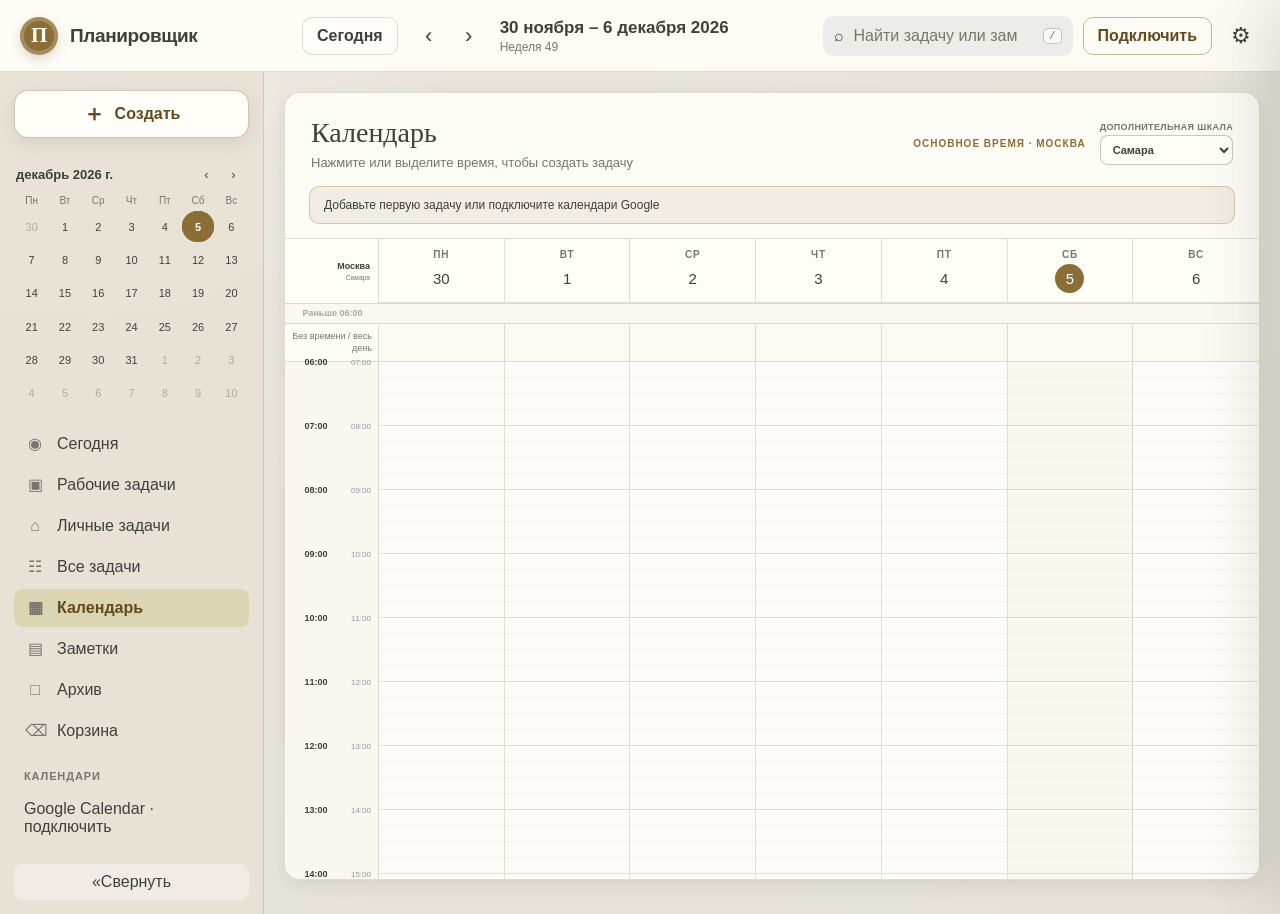
<file: index.html>
<!doctype html>
<html lang="ru">
  <head>
    <meta charset="UTF-8" />
    <meta name="viewport" content="width=device-width, initial-scale=1.0" />
    <meta
      name="description"
      content="Персональный планировщик задач, заметок и событий Google Calendar"
    />
    <meta name="theme-color" content="#e8e1d5" />
    <meta
      http-equiv="Content-Security-Policy"
      content="default-src 'self'; script-src 'self' https://accounts.google.com/gsi/client; connect-src 'self' https://accounts.google.com https://www.googleapis.com; frame-src https://accounts.google.com; style-src 'self' 'unsafe-inline'; img-src 'self' data:; font-src 'self'; object-src 'none'; base-uri 'self'; form-action 'self'"
    />
    <title>Мой планировщик</title>
    <link rel="stylesheet" href="./style.css" />
    <script src="https://accounts.google.com/gsi/client" async defer></script>
    <script type="module" src="./js/main.js?v=0.8.0"></script>
  </head>
  <body>
    <div class="app-shell" data-app-shell>
      <header class="topbar">
        <div class="brand" aria-label="Мой планировщик">
          <span class="brand__mark" aria-hidden="true">П</span>
          <span class="brand__name">Планировщик</span>
        </div>

        <nav class="date-navigation" aria-label="Навигация по календарю">
          <button class="button button--quiet" type="button" data-action="today">Сегодня</button>
          <div class="button-pair" aria-label="Переключение недели">
            <button class="icon-button" type="button" aria-label="Предыдущая неделя" data-action="previous-week">‹</button>
            <button class="icon-button" type="button" aria-label="Следующая неделя" data-action="next-week">›</button>
          </div>
          <div class="period-heading" aria-live="polite">
            <strong data-period-label>Текущая неделя</strong>
            <span data-week-number>Неделя</span>
          </div>
        </nav>

        <div class="topbar__actions">
          <label class="search" aria-label="Общий поиск">
            <span aria-hidden="true">⌕</span>
            <input type="search" placeholder="Найти задачу или заметку" data-search-input />
            <kbd>/</kbd>
          </label>
          <div class="google-status" data-google-status>
            <span class="status-dot" aria-hidden="true"></span>
            <span>Google не подключён</span>
          </div>
          <button class="button button--outline" type="button" data-action="connect-google">Подключить</button>
          <button class="icon-button" type="button" aria-label="Открыть настройки" data-route="settings">⚙</button>
        </div>
      </header>

      <div class="workspace">
        <aside class="sidebar" data-sidebar aria-label="Основная навигация">
          <div class="sidebar__top">
            <button class="create-button" type="button" aria-label="Создать" data-action="open-create-menu" aria-expanded="false">
              <span aria-hidden="true">＋</span>
              <span data-sidebar-label>Создать</span>
            </button>
            <div class="create-menu" data-create-menu hidden>
              <button type="button" data-action="create-task">Новая задача <kbd>C</kbd></button>
              <button type="button" data-action="create-note">Новая заметка <kbd>N</kbd></button>
            </div>
          </div>

          <section class="mini-calendar" aria-label="Мини-календарь">
            <div class="mini-calendar__header">
              <strong data-mini-month>Месяц</strong>
              <div class="mini-calendar__controls">
                <button type="button" aria-label="Предыдущий месяц" data-action="previous-month">‹</button>
                <button type="button" aria-label="Следующий месяц" data-action="next-month">›</button>
              </div>
            </div>
            <div class="mini-calendar__weekdays" aria-hidden="true">
              <span>Пн</span><span>Вт</span><span>Ср</span><span>Чт</span><span>Пт</span><span>Сб</span><span>Вс</span>
            </div>
            <div class="mini-calendar__grid" data-mini-calendar-grid></div>
          </section>

          <nav class="primary-nav" aria-label="Разделы планировщика" data-primary-nav>
            <button type="button" aria-label="Сегодня" data-route="today"><span aria-hidden="true">◉</span><span data-sidebar-label>Сегодня</span></button>
            <button type="button" aria-label="Рабочие задачи" data-route="work"><span aria-hidden="true">▣</span><span data-sidebar-label>Рабочие задачи</span></button>
            <button type="button" aria-label="Личные задачи" data-route="personal"><span aria-hidden="true">⌂</span><span data-sidebar-label>Личные задачи</span></button>
            <button type="button" aria-label="Все задачи" data-route="tasks"><span aria-hidden="true">☷</span><span data-sidebar-label>Все задачи</span></button>
            <button type="button" aria-label="Календарь" data-route="calendar" aria-current="page"><span aria-hidden="true">▦</span><span data-sidebar-label>Календарь</span></button>
            <button type="button" aria-label="Заметки" data-route="notes"><span aria-hidden="true">▤</span><span data-sidebar-label>Заметки</span></button>
            <button type="button" aria-label="Архив" data-route="archive"><span aria-hidden="true">□</span><span data-sidebar-label>Архив</span></button>
            <button type="button" aria-label="Корзина" data-route="trash"><span aria-hidden="true">⌫</span><span data-sidebar-label>Корзина</span></button>
          </nav>

          <section class="calendar-sources" data-sidebar-label>
            <h2>Календари</h2>
            <button class="source-placeholder" type="button" data-action="connect-google">
              <span class="source-placeholder__icon" aria-hidden="true">G</span>
              <span><strong>Google Calendar</strong><small>Подключить календари</small></span>
            </button>
          </section>

          <button class="sidebar-toggle" type="button" aria-label="Свернуть боковую панель" data-action="toggle-sidebar">
            <span aria-hidden="true">«</span><span data-sidebar-label>Свернуть</span>
          </button>
        </aside>

        <main class="main-content" id="main-content" tabindex="-1" data-main-content>
          <section class="view" data-view-container aria-live="polite"></section>
        </main>
      </div>

      <div class="scrim" data-scrim hidden></div>
      <aside class="detail-panel" data-detail-panel aria-hidden="true" aria-labelledby="detail-panel-title">
        <header class="detail-panel__header">
          <div>
            <span class="eyebrow">Задача</span>
            <h2 id="detail-panel-title" data-panel-title>Панель</h2>
          </div>
          <button class="icon-button" type="button" aria-label="Закрыть панель" data-action="close-panel">×</button>
        </header>
        <div class="detail-panel__body" data-panel-body></div>
      </aside>

      <div class="dialog-layer" data-dialog-layer hidden>
        <section class="dialog" role="dialog" aria-modal="true" aria-labelledby="dialog-title">
          <h2 id="dialog-title" data-dialog-title>Подтверждение</h2>
          <p data-dialog-message></p>
          <div class="dialog__actions">
            <button class="button button--quiet" type="button" data-action="cancel-dialog">Отмена</button>
            <button class="button button--primary" type="button" data-action="confirm-dialog">Продолжить</button>
          </div>
        </section>
      </div>

      <div class="toast-region" role="status" aria-live="polite" aria-atomic="true" data-toast-region></div>
      <div class="startup-status" data-startup-status role="status">Подготавливаем планировщик…</div>
    </div>
    <noscript>Для работы планировщика необходимо включить JavaScript.</noscript>
  </body>
</html>
</file>
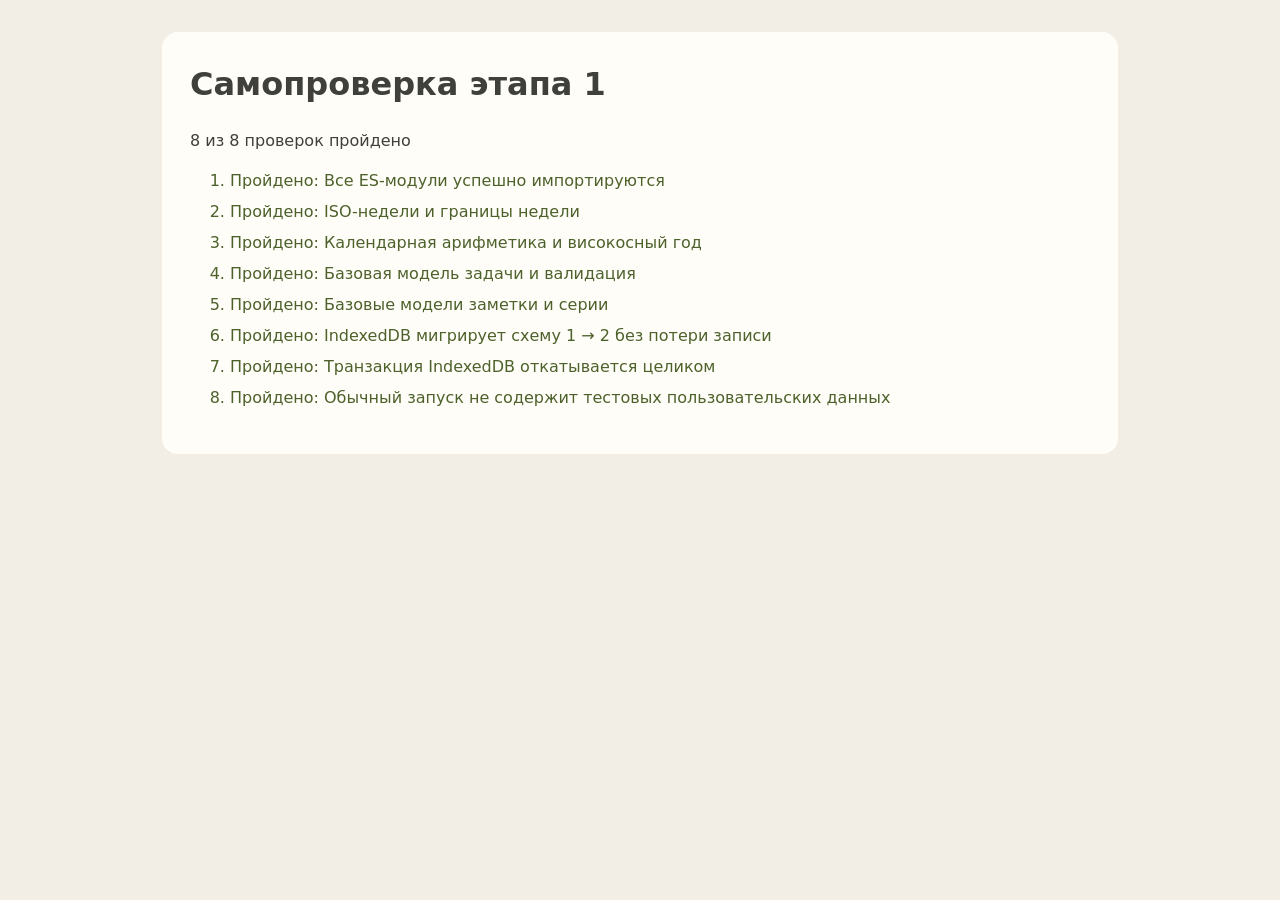
<file: tests/stage1.html>
<!doctype html>
<html lang="ru">
  <head>
    <meta charset="UTF-8" />
    <meta name="viewport" content="width=device-width, initial-scale=1.0" />
    <title>Самопроверка этапа 1</title>
    <style>
      body { margin: 32px; font: 16px/1.5 system-ui, sans-serif; color: #3f403b; background: #f3eee5; }
      main { max-width: 900px; margin: auto; padding: 28px; border-radius: 16px; background: #fffdf8; }
      h1 { margin-top: 0; }
      li { margin: 7px 0; }
      .pass { color: #4d612b; }
      .fail { color: #9a342d; }
      code { padding: 2px 5px; border-radius: 4px; background: #e8e1d5; }
    </style>
    <script type="module" src="./stage1.js"></script>
  </head>
  <body>
    <main>
      <h1>Самопроверка этапа 1</h1>
      <p data-summary>Проверки выполняются…</p>
      <ol data-results></ol>
    </main>
  </body>
</html>
</file>
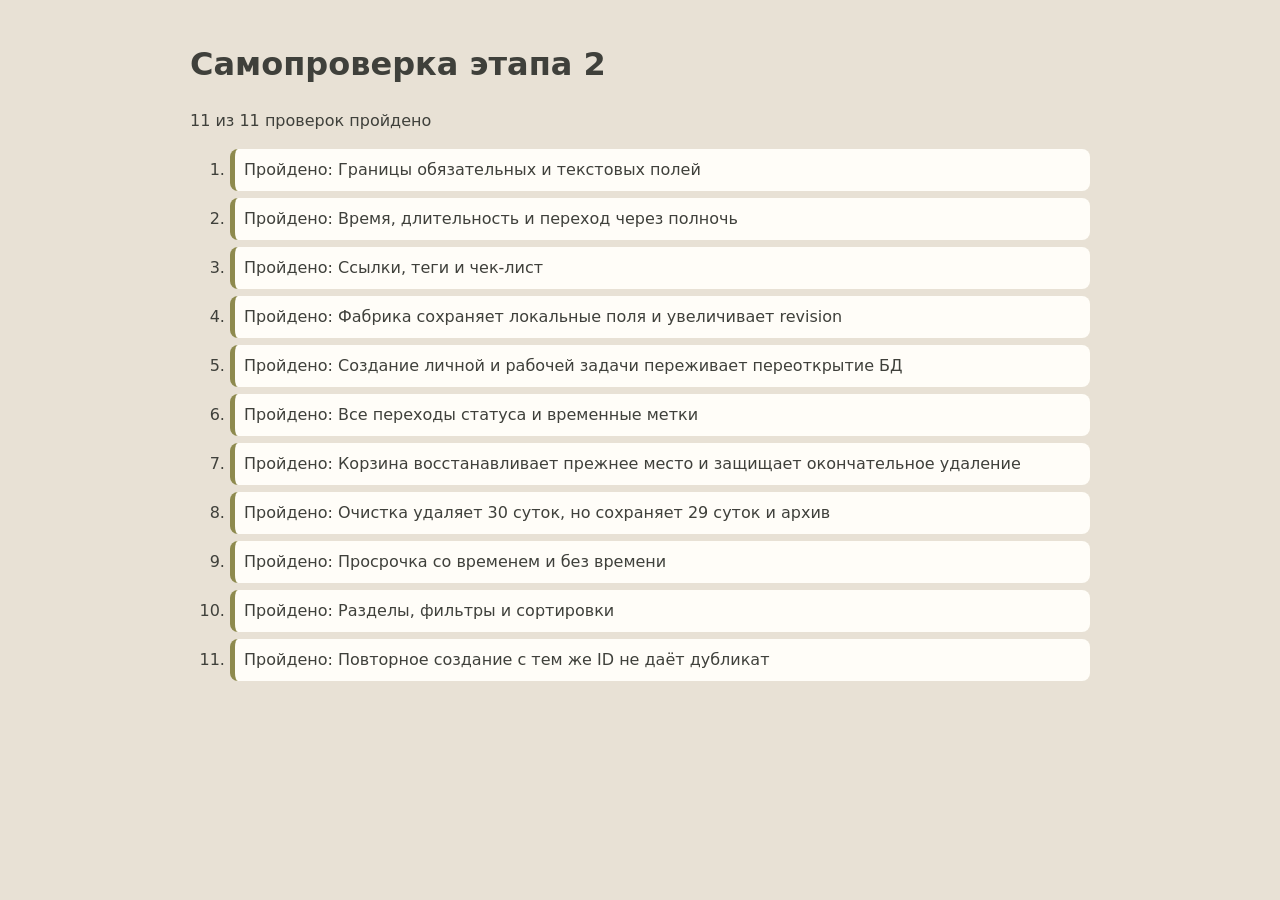
<file: tests/stage2.html>
<!doctype html>
<html lang="ru">
  <head>
    <meta charset="UTF-8" />
    <meta name="viewport" content="width=device-width, initial-scale=1" />
    <title>Самопроверка этапа 2</title>
    <style>
      body { max-width: 900px; margin: 40px auto; padding: 0 24px; background: #e8e1d5; color: #3f403b; font: 16px/1.5 system-ui, sans-serif; }
      li { margin: 7px 0; padding: 9px; border-radius: 8px; background: #fffdf8; }
      .passed { border-left: 5px solid #8e8a4e; }
      .failed { border-left: 5px solid #8f4d41; }
    </style>
    <script type="module" src="./stage2.js"></script>
  </head>
  <body>
    <h1>Самопроверка этапа 2</h1>
    <p data-summary>Проверяем…</p>
    <ol data-results></ol>
  </body>
</html>
</file>
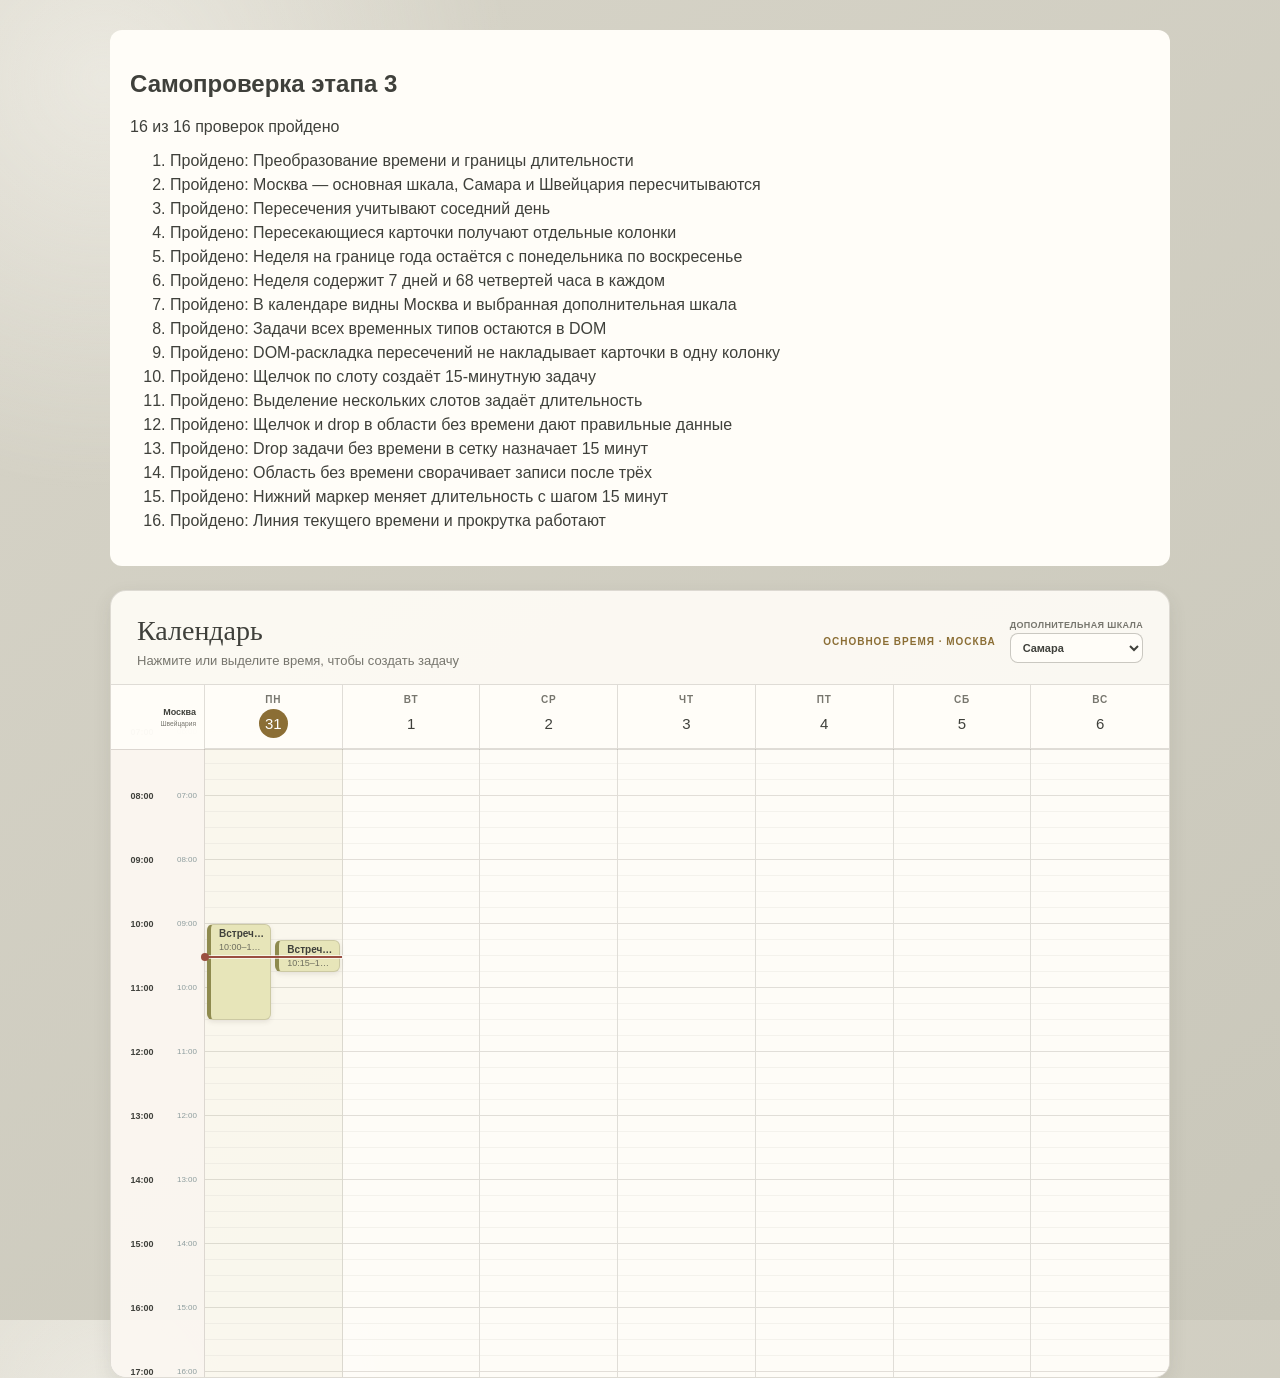
<file: tests/stage3.html>
<!doctype html>
<html lang="ru">
  <head>
    <meta charset="UTF-8" />
    <meta name="viewport" content="width=device-width, initial-scale=1" />
    <title>Самопроверка этапа 3</title>
    <link rel="stylesheet" href="../style.css" />
    <style>
      body { min-width: 0; max-width: 1100px; margin: 30px auto; padding: 0 20px; }
      .test-results { margin-bottom: 24px; padding: 20px; border-radius: 12px; background: #fffdf8; }
      .test-results li { margin: 6px 0; }
      [data-test-mount] { height: 700px; }
    </style>
    <script type="module" src="./stage3.js"></script>
  </head>
  <body>
    <section class="test-results">
      <h1>Самопроверка этапа 3</h1>
      <p data-summary>Проверяем…</p>
      <ol data-results></ol>
    </section>
    <div data-test-mount></div>
  </body>
</html>
</file>
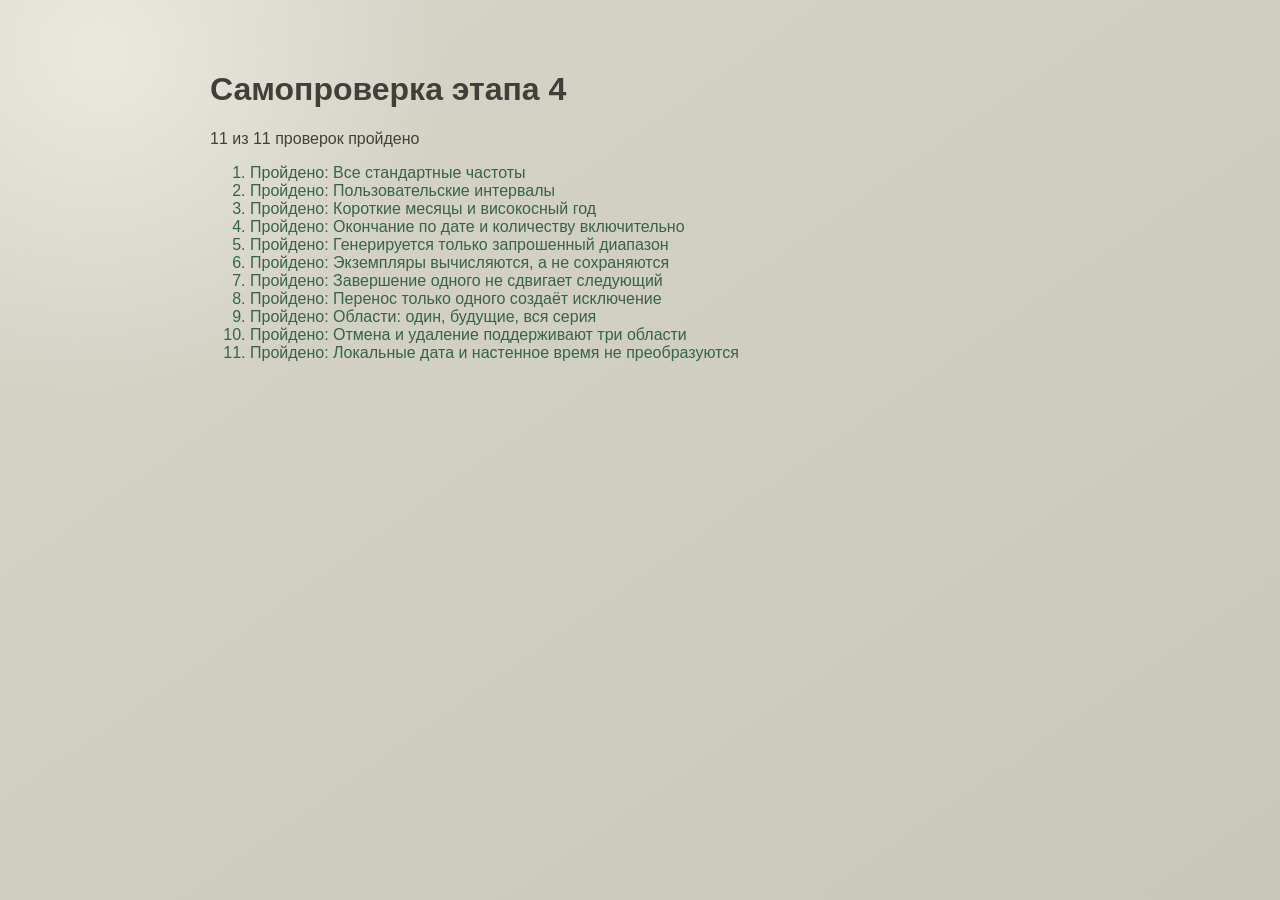
<file: tests/stage4.html>
<!doctype html>
<html lang="ru"><head><meta charset="UTF-8"><title>Самопроверка этапа 4</title><link rel="stylesheet" href="../style.css"><style>body{min-width:0;max-width:900px;margin:30px auto;padding:20px}.passed{color:#37634b}.failed{color:#8f4d41}</style><script>addEventListener("error",event=>document.querySelector("[data-summary]").textContent=`Ошибка загрузки: ${event.message}`);addEventListener("unhandledrejection",event=>document.querySelector("[data-summary]").textContent=`Ошибка: ${event.reason?.message||event.reason}`)</script><script type="module" src="./stage4.js"></script></head>
<body><h1>Самопроверка этапа 4</h1><p data-summary>Проверяем…</p><ol data-results></ol></body></html>
</file>
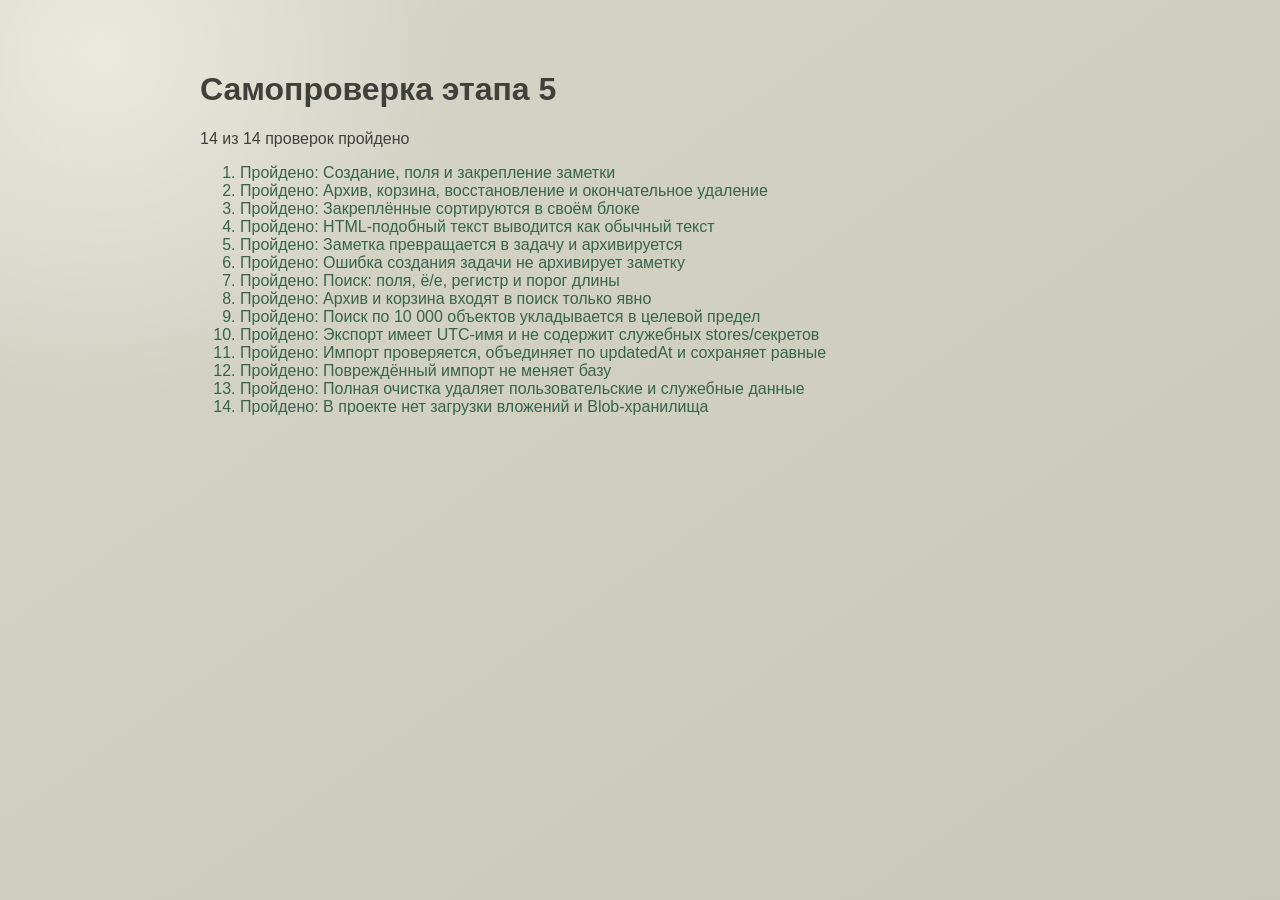
<file: tests/stage5.html>
<!doctype html><html lang="ru"><head><meta charset="UTF-8"><title>Самопроверка этапа 5</title><link rel="stylesheet" href="../style.css"><style>body{min-width:0;max-width:920px;margin:30px auto;padding:20px}.passed{color:#37634b}.failed{color:#8f4d41}</style><script>addEventListener("error",event=>document.querySelector("[data-summary]").textContent=`Ошибка загрузки: ${event.message}`);addEventListener("unhandledrejection",event=>document.querySelector("[data-summary]").textContent=`Ошибка: ${event.reason?.message||event.reason}`)</script><script type="module" src="./stage5.js?v=0.6.0"></script></head><body><h1>Самопроверка этапа 5</h1><p data-summary>Проверяем…</p><ol data-results></ol></body></html>
</file>
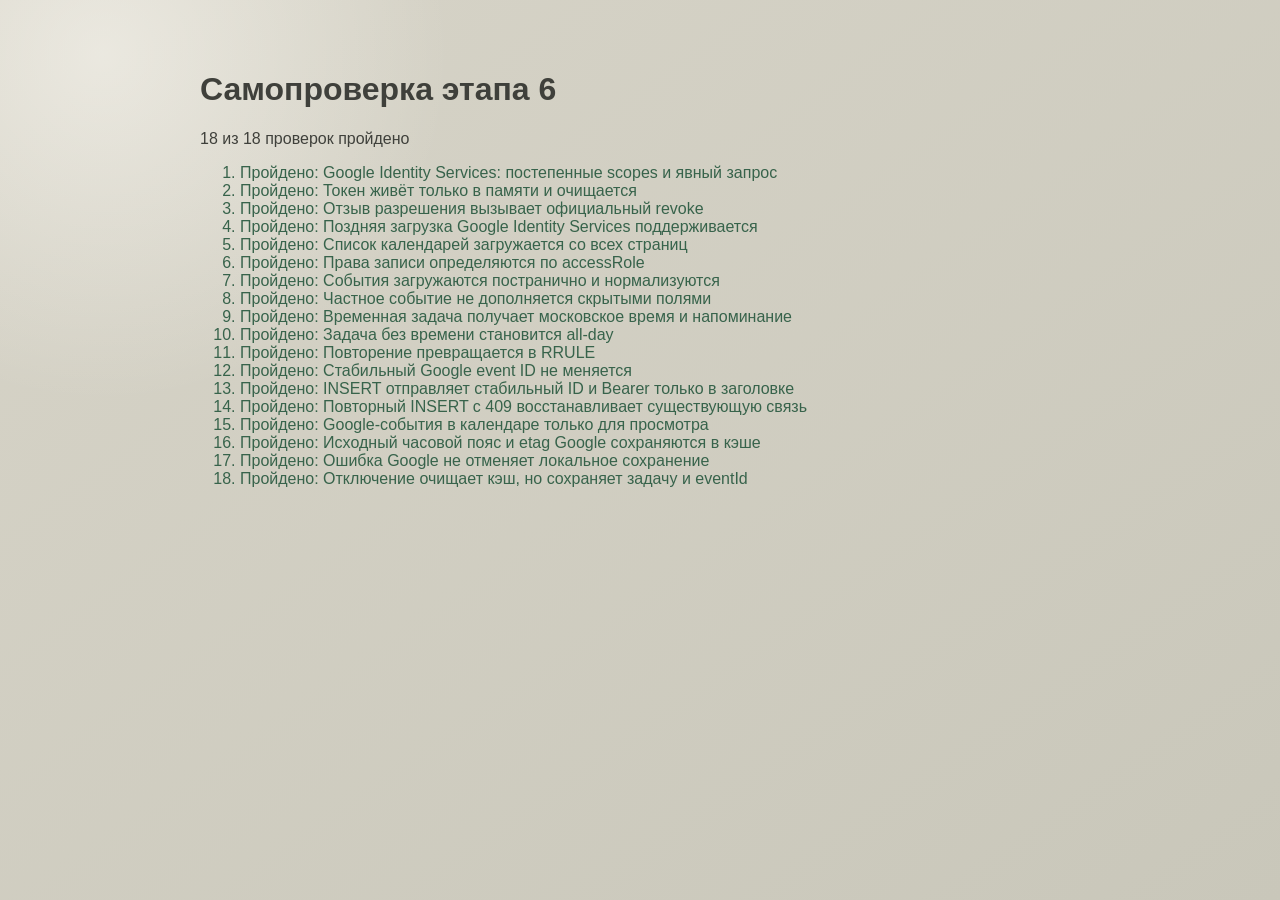
<file: tests/stage6.html>
<!doctype html><html lang="ru"><head><meta charset="UTF-8"><title>Самопроверка этапа 6</title><link rel="stylesheet" href="../style.css"><style>body{min-width:0;max-width:920px;margin:30px auto;padding:20px}.passed{color:#37634b}.failed{color:#8f4d41}</style><script>addEventListener("error",event=>document.querySelector("[data-summary]").textContent=`Ошибка загрузки: ${event.message}`);addEventListener("unhandledrejection",event=>document.querySelector("[data-summary]").textContent=`Ошибка: ${event.reason?.message||event.reason}`)</script><script type="module" src="./stage6.js?v=0.6.0"></script></head><body><h1>Самопроверка этапа 6</h1><p data-summary>Проверяем…</p><ol data-results></ol></body></html>
</file>
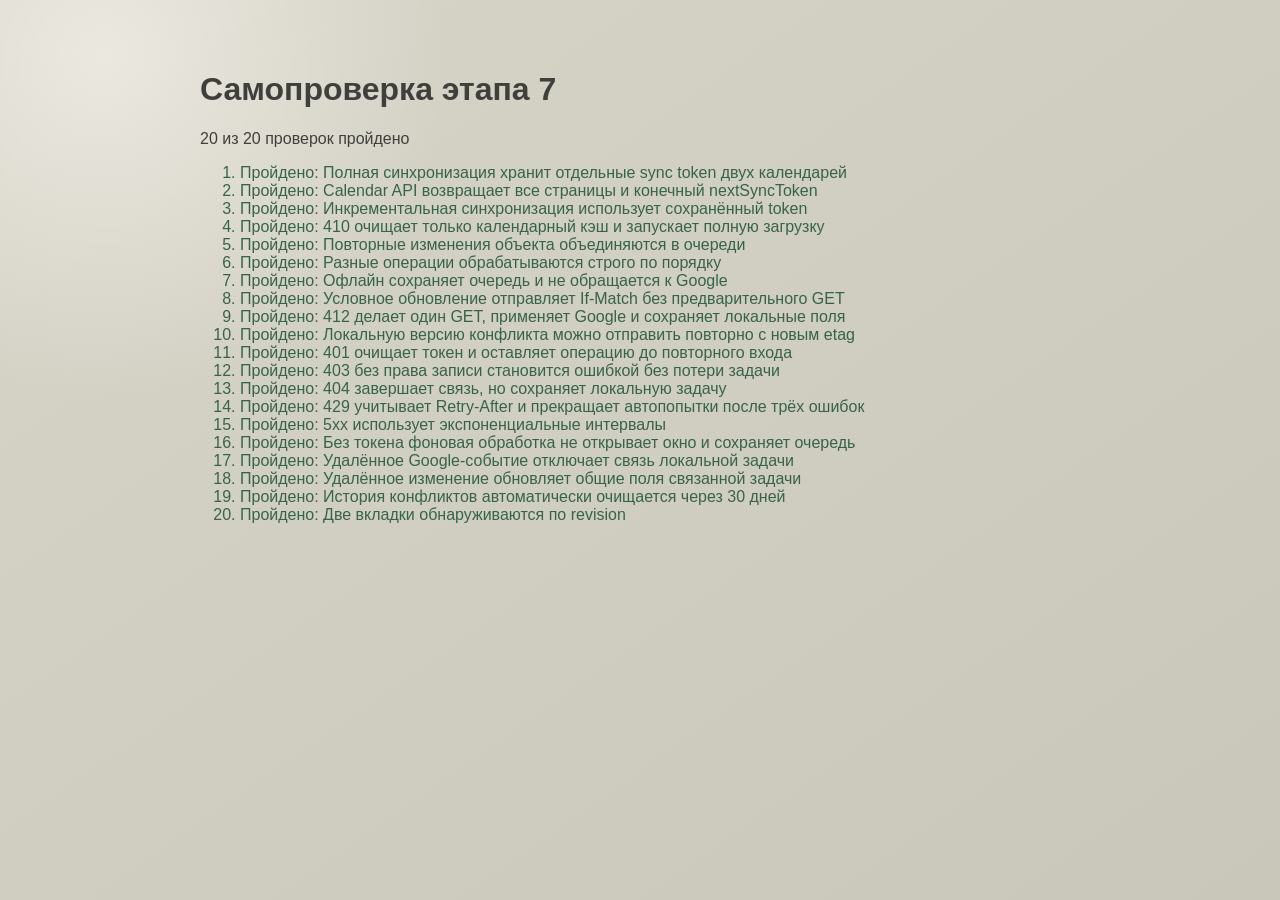
<file: tests/stage7.html>
<!doctype html><html lang="ru"><head><meta charset="UTF-8"><title>Самопроверка этапа 7</title><link rel="stylesheet" href="../style.css"><style>body{min-width:0;max-width:920px;margin:30px auto;padding:20px}.passed{color:#37634b}.failed{color:#8f4d41}</style><script>addEventListener("error",event=>document.querySelector("[data-summary]").textContent=`Ошибка загрузки: ${event.message}`);addEventListener("unhandledrejection",event=>document.querySelector("[data-summary]").textContent=`Ошибка: ${event.reason?.message||event.reason}`)</script><script type="module" src="./stage7.js?v=0.7.0"></script></head><body><h1>Самопроверка этапа 7</h1><p data-summary>Проверяем…</p><ol data-results></ol></body></html>
</file>
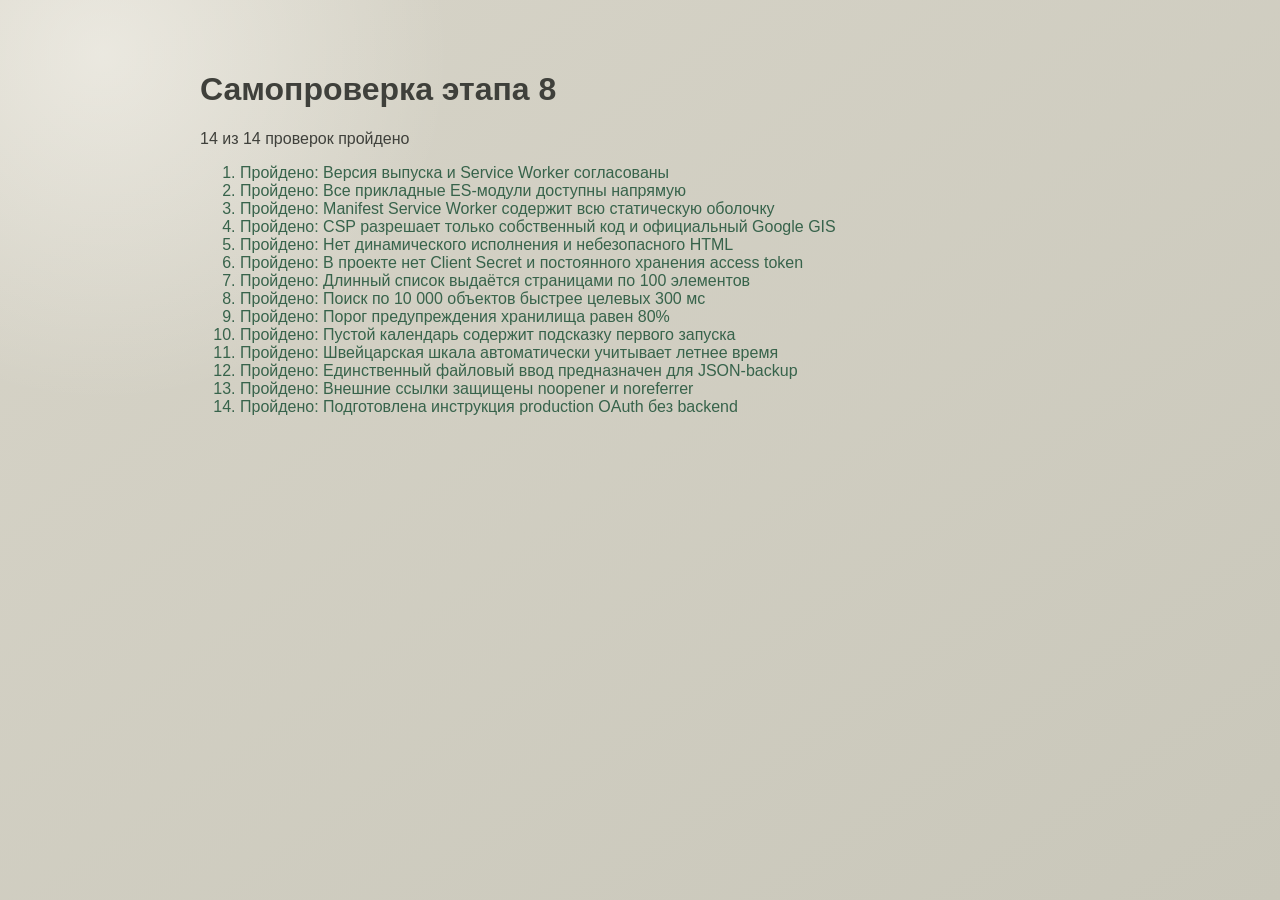
<file: tests/stage8.html>
<!doctype html><html lang="ru"><head><meta charset="UTF-8"><title>Самопроверка этапа 8</title><link rel="stylesheet" href="../style.css"><style>body{min-width:0;max-width:920px;margin:30px auto;padding:20px}.passed{color:#37634b}.failed{color:#8f4d41}</style><script>addEventListener("error",event=>document.querySelector("[data-summary]").textContent=`Ошибка загрузки: ${event.message}`);addEventListener("unhandledrejection",event=>document.querySelector("[data-summary]").textContent=`Ошибка: ${event.reason?.message||event.reason}`)</script><script type="module" src="./stage8.js?v=0.8.0"></script></head><body><h1>Самопроверка этапа 8</h1><p data-summary>Проверяем…</p><ol data-results></ol></body></html>
</file>
<file: style.css>
:root {
  color-scheme: light;
  --page: #c9c7ba;
  --page-soft: #d7d4c8;
  --surface: #f3eee5;
  --surface-strong: #fffdf8;
  --cream: #e8e1d5;
  --blue: #bec8c8;
  --blue-deep: #8e9d9e;
  --olive: #c8c47e;
  --olive-deep: #8e8a4e;
  --bronze: #8b6e35;
  --bronze-deep: #634a1e;
  --ink: #3f403b;
  --muted: #77766e;
  --line: rgba(82, 78, 68, 0.18);
  --line-strong: rgba(82, 78, 68, 0.3);
  --shadow: 0 20px 50px rgba(72, 68, 58, 0.14);
  --shadow-soft: 0 6px 18px rgba(72, 68, 58, 0.1);
  --radius: 12px;
  --topbar-height: 72px;
  --sidebar-width: 264px;
  --sidebar-collapsed: 72px;
  --transition: 180ms ease;
  font-family: Inter, ui-sans-serif, -apple-system, BlinkMacSystemFont, "Segoe UI", sans-serif;
}

* { box-sizing: border-box; }

html, body { min-width: 1180px; min-height: 100%; margin: 0; }

body {
  background:
    radial-gradient(circle at 8% 6%, rgba(255, 253, 248, 0.5), transparent 24%),
    linear-gradient(145deg, var(--page-soft), var(--page));
  color: var(--ink);
}

button, input, textarea, select { font: inherit; }
button { color: inherit; }
button:not(:disabled) { cursor: pointer; }

button:focus-visible,
input:focus-visible,
textarea:focus-visible,
select:focus-visible,
[tabindex]:focus-visible {
  outline: 3px solid rgba(139, 110, 53, 0.42);
  outline-offset: 2px;
}

[hidden] { display: none !important; }

.app-shell {
  min-height: 100vh;
  background: rgba(243, 238, 229, 0.7);
}

.topbar {
  height: var(--topbar-height);
  display: grid;
  grid-template-columns: var(--sidebar-width) minmax(430px, 1fr) auto;
  align-items: center;
  gap: 18px;
  padding: 0 20px;
  background: rgba(255, 253, 248, 0.92);
  border-bottom: 1px solid var(--line);
  backdrop-filter: blur(18px);
  position: sticky;
  top: 0;
  z-index: 30;
}

.app-shell.sidebar-collapsed .topbar { grid-template-columns: var(--sidebar-collapsed) minmax(430px, 1fr) auto; }

.brand { display: flex; align-items: center; gap: 12px; font-size: 19px; font-weight: 700; letter-spacing: -0.02em; }
.brand__mark {
  width: 38px; height: 38px; display: grid; place-items: center;
  border-radius: 50%; color: #fffdf8; background: var(--bronze);
  box-shadow: inset 0 0 0 4px rgba(255,255,255,.2), 0 4px 12px rgba(99, 74, 30, .2);
  font-family: Georgia, serif; font-size: 21px;
}

.date-navigation { display: flex; align-items: center; gap: 12px; min-width: 0; }
.button-pair { display: flex; gap: 2px; }
.period-heading { display: flex; min-width: 210px; flex-direction: column; gap: 2px; }
.period-heading strong { font-size: 17px; font-weight: 650; }
.period-heading span { color: var(--muted); font-size: 12px; }

.topbar__actions { display: flex; align-items: center; justify-content: flex-end; gap: 10px; }
.button, .icon-button {
  border: 1px solid transparent;
  border-radius: 10px;
  background: transparent;
  min-height: 38px;
  transition: background var(--transition), border-color var(--transition), transform var(--transition);
}
.button { padding: 8px 14px; font-weight: 600; }
.button--quiet { border-color: var(--line); background: rgba(255,255,255,.46); }
.button--outline { border-color: rgba(139, 110, 53, .48); color: var(--bronze-deep); }
.button--primary { background: var(--bronze); color: white; }
.button--complete { border-color: rgba(142, 138, 78, .48); background: rgba(200, 196, 126, .26); color: #5d5b2b; }
.button--danger, .button--danger:hover { background: #8f4d41; color: white; }
.button--danger-quiet { border-color: rgba(143, 77, 65, .28); color: #7b3f35; }
.button--small { min-height: 32px; padding: 6px 10px; font-size: 12px; }
.button:disabled { cursor: not-allowed; opacity: .48; }
.button:hover, .icon-button:hover { background: var(--cream); }
.button--primary:hover { background: var(--bronze-deep); }
.icon-button { width: 38px; padding: 0; display: grid; place-items: center; font-size: 22px; }
.button:active, .icon-button:active { transform: translateY(1px); }

.search {
  width: min(28vw, 330px); height: 40px; display: flex; align-items: center; gap: 8px;
  padding: 0 10px; background: rgba(190, 200, 200, .28); border: 1px solid transparent; border-radius: 11px;
}
.search:focus-within { border-color: var(--blue-deep); background: var(--surface-strong); }
.search input { min-width: 0; flex: 1; border: 0; outline: 0; background: transparent; color: var(--ink); }
.search input::placeholder { color: var(--muted); }
kbd { border: 1px solid var(--line-strong); border-radius: 5px; padding: 1px 5px; color: var(--muted); background: rgba(255,255,255,.6); font-size: 11px; }

.google-status { display: flex; align-items: center; gap: 7px; white-space: nowrap; color: var(--muted); font-size: 12px; }
.status-dot { width: 8px; height: 8px; border-radius: 50%; background: var(--blue-deep); box-shadow: 0 0 0 3px rgba(142,157,158,.16); }

.workspace { min-height: calc(100vh - var(--topbar-height)); display: grid; grid-template-columns: var(--sidebar-width) 1fr; transition: grid-template-columns var(--transition); }
.app-shell.sidebar-collapsed .workspace { grid-template-columns: var(--sidebar-collapsed) 1fr; }

.sidebar {
  min-height: calc(100vh - var(--topbar-height)); padding: 18px 14px 14px;
  background: rgba(232, 225, 213, .78); border-right: 1px solid var(--line);
  position: relative; z-index: 10; overflow: hidden;
}
.sidebar__top { position: relative; }
.create-button {
  width: 100%; height: 48px; display: flex; align-items: center; justify-content: center; gap: 10px;
  border: 1px solid rgba(139, 110, 53, .38); border-radius: 14px; background: var(--surface-strong);
  box-shadow: var(--shadow-soft); color: var(--bronze-deep); font-weight: 700;
}
.create-button span:first-child { font-size: 22px; }
.create-menu {
  position: absolute; top: 54px; left: 0; right: 0; z-index: 20; padding: 6px;
  border: 1px solid var(--line); border-radius: var(--radius); background: var(--surface-strong); box-shadow: var(--shadow);
}
.create-menu button { width: 100%; display: flex; justify-content: space-between; padding: 10px; border: 0; border-radius: 8px; background: transparent; text-align: left; }
.create-menu button:hover { background: var(--cream); }

.mini-calendar { margin: 20px 2px 16px; }
.mini-calendar__header { display: flex; align-items: center; justify-content: space-between; min-height: 32px; font-size: 13px; }
.mini-calendar__controls { display: flex; }
.mini-calendar__controls button { width: 27px; height: 27px; border: 0; border-radius: 7px; background: transparent; }
.mini-calendar__controls button:hover { background: rgba(255,255,255,.5); }
.mini-calendar__weekdays, .mini-calendar__grid { display: grid; grid-template-columns: repeat(7, 1fr); gap: 2px; }
.mini-calendar__weekdays span { padding: 5px 0; color: var(--muted); font-size: 10px; text-align: center; }
.mini-day { aspect-ratio: 1; display: grid; place-items: center; border: 0; border-radius: 50%; background: transparent; font-size: 11px; }
.mini-day:hover { background: rgba(255,255,255,.6); }
.mini-day.is-outside { color: rgba(63,64,59,.34); }
.mini-day.is-today { box-shadow: inset 0 0 0 1px var(--bronze); color: var(--bronze-deep); font-weight: 700; }
.mini-day.is-selected { background: var(--bronze); color: white; }

.primary-nav { display: grid; gap: 3px; }
.primary-nav button {
  width: 100%; min-height: 38px; display: flex; align-items: center; gap: 12px;
  border: 0; border-radius: 9px; background: transparent; padding: 8px 11px; color: var(--ink); text-align: left;
}
.primary-nav button span:first-child { width: 20px; color: var(--muted); text-align: center; }
.primary-nav button:hover { background: rgba(255,255,255,.46); }
.primary-nav button[aria-current="page"] { background: rgba(200,196,126,.4); color: var(--bronze-deep); font-weight: 650; }

.calendar-sources { margin: 20px 10px 56px; }
.calendar-sources h2 { margin: 0 0 10px; color: var(--muted); font-size: 11px; letter-spacing: .08em; text-transform: uppercase; }
.source-placeholder { width: 100%; display: flex; align-items: center; gap: 9px; padding: 8px 0; border: 0; background: transparent; text-align: left; }
.source-placeholder__icon { width: 28px; height: 28px; display: grid; place-items: center; border-radius: 8px; background: var(--blue); font-weight: 800; }
.source-placeholder span:last-child { display: grid; gap: 2px; }
.source-placeholder strong { font-size: 12px; }
.source-placeholder small { color: var(--muted); font-size: 10px; }
.sidebar-toggle { position: absolute; bottom: 14px; left: 14px; right: 14px; min-height: 36px; border: 0; border-radius: 9px; background: rgba(255,255,255,.35); }

.app-shell.sidebar-collapsed .brand__name,
.app-shell.sidebar-collapsed [data-sidebar-label],
.app-shell.sidebar-collapsed .mini-calendar { display: none; }
.app-shell.sidebar-collapsed .sidebar { padding-inline: 10px; }
.app-shell.sidebar-collapsed .create-button { width: 48px; margin-inline: auto; }
.app-shell.sidebar-collapsed .primary-nav button { justify-content: center; padding-inline: 0; }
.app-shell.sidebar-collapsed .primary-nav button span:first-child { width: auto; }
.app-shell.sidebar-collapsed .sidebar-toggle { left: 10px; right: 10px; }
.app-shell.sidebar-collapsed .sidebar-toggle span:first-child { display: inline-block; transform: rotate(180deg); }

.main-content { min-width: 0; padding: 20px; overflow: auto; }
.view { min-height: calc(100vh - var(--topbar-height) - 40px); }
.page-card { min-height: 100%; background: rgba(255,253,248,.82); border: 1px solid var(--line); border-radius: 16px; box-shadow: var(--shadow-soft); overflow: hidden; }
.page-heading { display: flex; align-items: center; justify-content: space-between; padding: 24px 26px 16px; }
.page-heading h1 { margin: 0; font-family: Georgia, serif; font-size: 28px; font-weight: 500; }
.page-heading p { margin: 6px 0 0; color: var(--muted); font-size: 13px; }
.page-heading .button { flex: 0 0 auto; }
.empty-state { min-height: 420px; display: grid; place-items: center; padding: 32px; text-align: center; }
.empty-state__content { max-width: 390px; }
.empty-state__symbol { width: 58px; height: 58px; display: grid; place-items: center; margin: 0 auto 16px; border-radius: 18px; background: rgba(190,200,200,.36); color: var(--blue-deep); font-size: 26px; }
.empty-state h2 { margin: 0 0 8px; font-family: Georgia, serif; font-size: 22px; font-weight: 500; }
.empty-state p { margin: 0; color: var(--muted); line-height: 1.6; }

.calendar-card { background: rgba(255,253,248,.9); }
.calendar-card { height: calc(100vh - var(--topbar-height) - 40px); display: flex; flex-direction: column; }
.calendar-card > .page-heading { flex: 0 0 auto; }
.calendar-scroll { flex: 1; min-height: 0; overflow: auto; border-top: 1px solid var(--line); background: rgba(255,253,248,.72); }
:root { --calendar-axis-width: 94px; }
.calendar-week-header,
.calendar-all-day-grid,
.calendar-compact-grid,
.calendar-time-body { display: grid; grid-template-columns: var(--calendar-axis-width) repeat(7, minmax(110px, 1fr)); }
.calendar-week-header { position: sticky; top: 0; z-index: 18; min-width: 824px; background: rgba(255,253,248,.98); box-shadow: 0 1px 0 var(--line); }
.calendar-header-corner { display: grid; align-content: center; justify-items: end; gap: 3px; padding: 8px; border-right: 1px solid var(--line); color: var(--muted); font-size: 8px; }
.calendar-header-corner strong { color: var(--ink); font-size: 9px; }
.calendar-row-label { display: grid; align-content: center; padding: 6px; border-right: 1px solid var(--line); border-bottom: 1px solid var(--line); color: var(--muted); font-size: 9px; line-height: 1.3; text-align: right; }
.calendar-all-day-grid { min-width: 824px; }
.calendar-all-day-grid .all-day-cell { min-height: 38px; max-height: 116px; padding: 3px; overflow: auto; transition: background var(--transition); }
.calendar-all-day-grid .all-day-cell:focus-visible,
.calendar-all-day-grid .all-day-cell:hover { background: rgba(200,196,126,.11); }
.calendar-all-day-grid .all-day-cell.is-drop-target,
.calendar-slot.is-drop-target { background: rgba(200,196,126,.35); }

.calendar-compact-region { min-width: 824px; border-bottom: 1px solid var(--line); background: rgba(232,225,213,.16); }
.calendar-compact-region > summary { position: sticky; left: 0; width: fit-content; padding: 5px 8px; cursor: pointer; color: var(--muted); font-size: 9px; font-weight: 700; }
.calendar-compact-region.is-empty > summary { cursor: default; opacity: .62; }
.calendar-compact-region.is-empty > summary::marker { color: transparent; }
.calendar-compact-label { min-height: 34px; border-right: 1px solid var(--line); }
.calendar-compact-cell { min-height: 34px; display: grid; gap: 3px; align-content: start; padding: 3px; border-right: 1px solid var(--line); }
.calendar-compact-cell:last-child { border-right: 0; }

.calendar-time-body { position: relative; min-width: 824px; height: 1088px; }
.calendar-time-axis { position: relative; border-right: 1px solid var(--line); background: rgba(232,225,213,.2); }
.calendar-time-axis .calendar-time-label { position: absolute; right: 7px; left: 4px; z-index: 1; display: grid; grid-template-columns: 1fr 1fr; gap: 5px; align-items: center; transform: translateY(-50%); color: var(--muted); font-size: 9px; text-align: right; }
.calendar-time-label strong { color: var(--ink); font-size: 9px; }
.calendar-time-label small { color: var(--blue-deep); font-size: 8px; }
.calendar-heading-actions { display: flex; align-items: center; gap: 14px; }
.calendar-timezone-control { display: grid; gap: 3px; color: var(--muted); font-size: 9px; font-weight: 700; letter-spacing: .04em; text-transform: uppercase; }
.calendar-timezone-control select { min-height: 30px; padding: 4px 26px 4px 8px; border: 1px solid var(--line-strong); border-radius: 8px; background: var(--surface-strong); color: var(--ink); font-size: 11px; text-transform: none; }
.calendar-day-column { position: relative; min-width: 0; border-right: 1px solid var(--line); background: rgba(255,253,248,.45); }
.calendar-day-column:last-child { border-right: 0; }
.calendar-day-column.is-today { background: rgba(200,196,126,.07); }
.calendar-slots { position: absolute; inset: 0; display: grid; grid-template-rows: repeat(68, 16px); }
.calendar-slot { width: 100%; height: 16px; min-height: 0; padding: 0; border: 0; border-bottom: 1px solid rgba(82,78,68,.055); background: transparent; }
.calendar-slot:nth-child(4n) { border-bottom-color: rgba(82,78,68,.17); }
.calendar-slot:hover { background: rgba(190,200,200,.18); }
.calendar-slot.is-selected { background: rgba(200,196,126,.34); }

.calendar-task { position: absolute; z-index: 5; min-height: 16px; padding: 3px 5px 8px 8px; overflow: hidden; border: 1px solid rgba(82,78,68,.18); border-left: 4px solid var(--blue-deep); border-radius: 6px; background: #dce4e4; box-shadow: 0 2px 5px rgba(72,68,58,.12); color: var(--ink); font-size: 9px; line-height: 1.25; user-select: none; }
.calendar-task.priority-medium { border-left-color: var(--olive-deep); background: #e7e5b9; }
.calendar-task.priority-high { border-left-color: var(--bronze); background: #e7d8be; }
.calendar-task strong, .calendar-task span { display: block; overflow: hidden; text-overflow: ellipsis; white-space: nowrap; }
.calendar-task strong { font-size: 10px; }
.calendar-task span { margin-top: 2px; color: rgba(63,64,59,.72); }
.calendar-task.is-completed { opacity: .58; }
.calendar-task.is-completed strong { text-decoration: line-through; }
.calendar-task.is-dragging { opacity: .35; }
.calendar-task.is-compact { position: relative; width: 100%; height: auto !important; min-height: 25px; padding-bottom: 4px; cursor: pointer; }
.calendar-task__resize { position: absolute; right: 4px; bottom: 0; left: 4px; height: 4px; border-radius: 3px; background: rgba(63,64,59,.26); cursor: ns-resize; opacity: 0; }
.calendar-task:hover .calendar-task__resize,
.calendar-task:focus-within .calendar-task__resize { opacity: 1; }
.calendar-google-event { position: absolute; z-index: 4; min-height: 16px; padding: 3px 5px 5px 8px; overflow: hidden; border: 1px solid color-mix(in srgb, var(--google-color) 58%, #77766e); border-left: 4px solid var(--google-color); border-radius: 6px; background: color-mix(in srgb, var(--google-color) 22%, #fffdf8); box-shadow: 0 2px 5px rgba(72,68,58,.1); color: var(--ink); font-size: 9px; line-height: 1.25; }
.calendar-google-event strong, .calendar-google-event span { display: block; overflow: hidden; text-overflow: ellipsis; white-space: nowrap; }
.calendar-google-event span { margin-top: 2px; color: var(--muted); }
.calendar-google-event.is-compact { position: relative; width: 100%; min-height: 25px; cursor: pointer; }
.calendar-more { width: 100%; padding: 3px; border: 0; border-radius: 5px; background: rgba(190,200,200,.28); color: var(--muted); font-size: 9px; }
.current-time-line { position: absolute; right: 0; left: 0; z-index: 12; height: 2px; pointer-events: none; background: #9a4f41; box-shadow: 0 0 0 1px rgba(255,255,255,.65); }
.current-time-line::before { content: ""; position: absolute; left: -4px; top: -3px; width: 8px; height: 8px; border-radius: 50%; background: #9a4f41; }
.week-grid { display: grid; grid-template-columns: var(--calendar-axis-width) repeat(7, minmax(110px, 1fr)); border-top: 1px solid var(--line); }
.week-grid__corner { border-right: 1px solid var(--line); border-bottom: 1px solid var(--line); background: rgba(232,225,213,.42); }
.week-day { min-height: 64px; display: grid; align-content: center; justify-items: center; gap: 4px; border-right: 1px solid var(--line); border-bottom: 1px solid var(--line); }
.week-day:last-child { border-right: 0; }
.week-day__name { color: var(--muted); font-size: 10px; font-weight: 700; letter-spacing: .08em; text-transform: uppercase; }
.week-day__number { width: 29px; height: 29px; display: grid; place-items: center; border-radius: 50%; font-size: 15px; }
.week-day.is-today .week-day__number { background: var(--bronze); color: white; }
.week-grid__label { min-height: 42px; display: grid; place-items: center; border-right: 1px solid var(--line); border-bottom: 1px solid var(--line); color: var(--muted); font-size: 9px; }
.all-day-cell { min-height: 42px; border-right: 1px solid var(--line); border-bottom: 1px solid var(--line); background: rgba(232,225,213,.14); }
.all-day-cell:last-child { border-right: 0; }
.time-label { height: 48px; padding-top: 4px; padding-right: 8px; border-right: 1px solid var(--line); color: var(--muted); font-size: 9px; text-align: right; }
.time-cell { height: 48px; border-right: 1px solid var(--line); border-bottom: 1px solid rgba(82,78,68,.09); background: linear-gradient(to bottom, transparent 24%, rgba(82,78,68,.05) 25%, transparent 26%, transparent 49%, rgba(82,78,68,.05) 50%, transparent 51%, transparent 74%, rgba(82,78,68,.05) 75%, transparent 76%); }
.time-cell.is-today { background-color: rgba(200,196,126,.06); }
.time-cell:last-child { border-right: 0; }

.detail-panel {
  position: fixed; top: 0; right: 0; z-index: 60; width: min(440px, 92vw); height: 100vh;
  background: var(--surface-strong); box-shadow: -24px 0 60px rgba(63,64,59,.18);
  transform: translateX(102%); transition: transform var(--transition); overflow: auto;
}
.detail-panel.is-open { transform: translateX(0); }
.detail-panel__header { display: flex; align-items: flex-start; justify-content: space-between; padding: 26px; border-bottom: 1px solid var(--line); }
.detail-panel__header h2 { margin: 4px 0 0; font-family: Georgia, serif; font-size: 25px; font-weight: 500; }
.eyebrow { color: var(--bronze); font-size: 10px; font-weight: 800; letter-spacing: .1em; text-transform: uppercase; }
.detail-panel__body { padding: 26px; }
.panel-placeholder { padding: 18px; border: 1px dashed var(--line-strong); border-radius: var(--radius); background: var(--cream); color: var(--muted); line-height: 1.6; }
.scrim { position: fixed; inset: 0; z-index: 50; background: rgba(63,64,59,.22); backdrop-filter: blur(2px); }

.dialog-layer { position: fixed; inset: 0; z-index: 80; display: grid; place-items: center; padding: 24px; background: rgba(63,64,59,.28); }
.dialog { width: min(420px, 100%); padding: 24px; border: 1px solid var(--line); border-radius: 16px; background: var(--surface-strong); box-shadow: var(--shadow); }
.dialog h2 { margin: 0 0 10px; font-family: Georgia, serif; }
.dialog p { color: var(--muted); line-height: 1.55; }
.dialog__actions { display: flex; justify-content: flex-end; gap: 8px; margin-top: 20px; }

.filter-panel { margin: 0 26px 18px; padding: 11px 14px 14px; border: 1px solid var(--line); border-radius: 12px; background: rgba(232,225,213,.26); }
.filter-panel summary { cursor: pointer; color: var(--bronze-deep); font-size: 13px; font-weight: 700; }
.filter-grid { display: grid; grid-template-columns: repeat(5, minmax(130px, 1fr)); gap: 10px; margin: 14px 0; }
.filter-field { display: grid; gap: 5px; }
.filter-field > span { color: var(--muted); font-size: 10px; font-weight: 700; letter-spacing: .04em; text-transform: uppercase; }
.filter-field input, .filter-field select { width: 100%; min-height: 35px; padding: 6px 8px; border: 1px solid var(--line); border-radius: 8px; background: var(--surface-strong); color: var(--ink); }
.filter-check { display: flex; align-items: center; align-self: end; gap: 8px; min-height: 35px; font-size: 12px; }

.task-list { display: grid; gap: 10px; padding: 0 26px 26px; }
.task-card { position: relative; display: grid; gap: 9px; padding: 14px 16px 12px; overflow: hidden; border: 1px solid var(--line); border-radius: 12px; background: rgba(255,253,248,.92); box-shadow: 0 3px 10px rgba(72,68,58,.06); }
.task-card::before { content: ""; position: absolute; inset: 0 auto 0 0; width: 5px; background: var(--blue-deep); }
.task-card.priority-medium::before { background: var(--olive-deep); }
.task-card.priority-high::before { background: var(--bronze); }
.task-card.is-completed { opacity: .66; }
.task-card.is-completed h2 { text-decoration: line-through; }
.task-card.is-overdue { border-color: rgba(143,77,65,.34); }
.task-card__top { display: grid; grid-template-columns: 30px minmax(180px, 1fr) auto; align-items: start; gap: 11px; }
.task-check { width: 28px; height: 28px; display: grid; place-items: center; border: 1px solid var(--line-strong); border-radius: 50%; background: var(--surface-strong); color: var(--olive-deep); font-weight: 800; }
.task-check:not(:disabled):hover { background: rgba(200,196,126,.32); }
.task-card__copy h2 { width: fit-content; margin: 2px 0 4px; cursor: pointer; font-size: 15px; }
.task-card__copy p { margin: 0; color: var(--muted); font-size: 12px; line-height: 1.45; }
.task-badges { display: flex; flex-wrap: wrap; justify-content: flex-end; gap: 5px; }
.badge { padding: 4px 7px; border-radius: 999px; background: rgba(190,200,200,.25); color: var(--muted); font-size: 10px; white-space: nowrap; }
.badge--high { background: rgba(139,110,53,.15); color: var(--bronze-deep); }
.badge--medium { background: rgba(200,196,126,.26); color: #5d5b2b; }
.badge--low { background: rgba(190,200,200,.4); color: #546365; }
.badge--overdue { background: rgba(143,77,65,.1); color: #7b3f35; font-weight: 700; }
.task-card__meta { display: flex; justify-content: space-between; padding-left: 41px; color: var(--muted); font-size: 11px; }
.trash-deadline { color: #7b3f35; }
.task-card__actions { display: flex; flex-wrap: wrap; gap: 6px; padding-left: 41px; }
.task-card__actions .button { min-height: 29px; padding: 4px 9px; font-size: 11px; }
.task-group > h2 { margin: 4px 26px 10px; color: var(--muted); font-size: 12px; text-transform: uppercase; letter-spacing: .08em; }
.today-groups { display: grid; gap: 18px; }
.completed-group { margin: 0 26px 26px; }
.completed-group summary { cursor: pointer; color: var(--muted); font-size: 12px; font-weight: 700; }
.completed-group .task-list { padding: 12px 0 0; }
.support-message { margin: 0 26px; padding: 13px 15px; border-radius: 10px; background: rgba(200,196,126,.22); color: #5d5b2b; }
.section-tabs { display: flex; gap: 5px; margin: 0 26px 14px; border-bottom: 1px solid var(--line); }
.section-tabs button { padding: 8px 13px; border: 0; border-bottom: 2px solid transparent; background: transparent; }
.section-tabs button.is-active { border-color: var(--bronze); color: var(--bronze-deep); font-weight: 700; }
.trash-clear { margin: 0 26px 26px; }
.settings-card { margin: 0 26px; padding: 22px; border: 1px solid var(--line); border-radius: 12px; background: rgba(232,225,213,.25); }
.settings-card h2 { margin-top: 0; font-family: Georgia, serif; font-weight: 500; }
.settings-card p { color: var(--muted); }
.settings-data { margin-top: 22px; padding-top: 20px; border-top: 1px solid var(--line); }
.settings-actions { display: flex; flex-wrap: wrap; gap: 8px; margin-top: 14px; }
.google-calendar-list { display: grid; gap: 7px; margin: 14px 0; }
.google-calendar-row { display: grid; grid-template-columns: auto 12px 1fr auto; align-items: center; gap: 9px; padding: 9px 10px; border: 1px solid var(--line); border-radius: 9px; background: rgba(255,253,248,.65); font-size: 12px; }
.google-calendar-row small { color: var(--muted); }
.google-calendar-color { width: 11px; height: 11px; display: inline-block; flex: 0 0 auto; border-radius: 50%; border: 1px solid rgba(63,64,59,.18); }
.google-settings > .filter-field { max-width: 420px; margin: 12px 0; }
.google-result-card { min-height: 120px; }
.google-event-view > .button { width: fit-content; text-decoration: none; }
.google-status.is-connected .status-dot { background: #47745a; }
.google-status.is-offline { color: #8f4d41; }
.google-status.is-offline .status-dot { background: #8f4d41; }
.google-cache-age,
.google-queue-status { margin: 8px 0; color: var(--muted); font-size: 12px; }
.google-queue-status { color: #78662b; font-weight: 700; }

.note-group > h2 { margin: 4px 26px 10px; color: var(--muted); font-size: 12px; letter-spacing: .08em; text-transform: uppercase; }
.note-grid { display: grid; grid-template-columns: repeat(3, minmax(220px, 1fr)); gap: 12px; padding: 0 26px 24px; }
.note-card { position: relative; display: grid; align-content: start; gap: 10px; min-height: 185px; padding: 16px; overflow: hidden; border: 1px solid var(--line); border-radius: 12px; background: rgba(255,253,248,.94); box-shadow: 0 3px 10px rgba(72,68,58,.06); }
.note-card::before { content: ""; position: absolute; inset: 0 auto 0 0; width: 5px; background: var(--blue-deep); }
.note-card.priority-medium::before { background: var(--olive-deep); }
.note-card.priority-high::before { background: var(--bronze); }
.note-card__header { display: grid; grid-template-columns: 1fr auto; gap: 10px; }
.note-card h2 { margin: 0 0 7px; cursor: pointer; font-size: 15px; }
.note-card__preview { display: -webkit-box; margin: 0; overflow: hidden; color: var(--muted); font-size: 12px; line-height: 1.5; white-space: pre-wrap; -webkit-box-orient: vertical; -webkit-line-clamp: 4; }
.note-pin { color: var(--bronze-deep); font-size: 9px; white-space: nowrap; }
.note-card__meta { margin: 0; color: var(--muted); font-size: 10px; }
.note-card .task-badges { justify-content: flex-start; }
.note-card .task-card__actions { padding-left: 0; }
.search-options { display: flex; gap: 18px; margin: 0 26px 20px; }
.load-more { justify-self: center; margin: 18px auto 4px; }
.first-run-hint { margin: 0 24px 14px; padding: 11px 14px; border: 1px solid rgba(139,110,53,.3); border-radius: 10px; background: rgba(232,225,213,.55); color: var(--ink); font-size: 12px; }
.calendar-source-toggle { display: grid; grid-template-columns: auto auto minmax(0, 1fr); align-items: center; gap: 8px; cursor: pointer; }
.calendar-source-toggle input { margin: 0; }
.calendar-source-name { overflow: hidden; text-overflow: ellipsis; white-space: nowrap; }
.danger-acknowledge { display: flex; align-items: flex-start; gap: 9px; margin-top: 14px; padding: 12px; border-radius: 9px; background: rgba(143,77,65,.09); font-size: 12px; line-height: 1.4; }

.task-form { display: grid; gap: 15px; padding-bottom: 30px; }
.form-field { display: grid; gap: 6px; }
.form-field__label { font-size: 12px; font-weight: 700; }
.form-field input, .form-field textarea, .form-field select { width: 100%; min-height: 40px; padding: 9px 10px; border: 1px solid var(--line-strong); border-radius: 9px; background: white; color: var(--ink); }
.form-field textarea { resize: vertical; line-height: 1.45; }
.form-field input[aria-invalid="true"], .form-field textarea[aria-invalid="true"], .form-field select[aria-invalid="true"] { border-color: #8f4d41; }
.form-field__hint { color: var(--muted); font-size: 10px; }
.form-field__error { min-height: 0; color: #7b3f35; font-size: 11px; }
.form-field__error:empty { display: none; }
.form-grid { display: grid; grid-template-columns: 1fr 1.25fr; gap: 10px; }
.form-divider { width: 100%; margin: 2px 0; border: 0; border-top: 1px solid var(--line); }
.switch-row { display: grid; grid-template-columns: auto 1fr; align-items: center; gap: 9px; padding: 10px; border-radius: 9px; background: rgba(232,225,213,.3); font-size: 12px; }
.switch-row small { grid-column: 2; color: var(--muted); }
.switch-row.is-disabled { opacity: .65; }
.form-group { display: grid; gap: 8px; }
.weekday-picker { display: grid; grid-template-columns: repeat(7, 1fr); gap: 5px; }
.weekday-option { display: grid; place-items: center; gap: 4px; padding: 7px 3px; border: 1px solid var(--line); border-radius: 9px; font-size: 11px; color: var(--muted); cursor: pointer; }
.weekday-option:has(input:checked) { background: rgba(200,196,126,.24); border-color: var(--bronze); color: var(--ink); }
.weekday-option input { margin: 0; }
.recurrence-end-value:empty { display: none; }
.badge--recurring { background: rgba(190,200,200,.35); color: #45585b; }
.badge--google { background: rgba(66,133,244,.1); color: #315f9e; }
.form-group h3, .task-view h3 { margin: 4px 0 0; font-size: 12px; }
.repeater { display: grid; gap: 7px; }
.repeater-row { display: grid; grid-template-columns: auto 1fr auto; align-items: center; gap: 7px; }
.repeater-row--link { grid-template-columns: .7fr 1.3fr auto; }
.repeater-row input:not([type="checkbox"]) { min-width: 0; min-height: 36px; padding: 7px 8px; border: 1px solid var(--line); border-radius: 8px; }
.icon-button--small { width: 30px; min-height: 30px; font-size: 16px; }
.form-actions { position: sticky; bottom: -26px; display: grid; gap: 8px; padding: 15px 0 26px; background: linear-gradient(transparent, var(--surface-strong) 20%); }
.form-actions .button { width: 100%; }
.form-error { padding: 10px; border-radius: 8px; background: rgba(143,77,65,.1); color: #7b3f35; font-size: 12px; }

.task-view { display: grid; gap: 16px; }
.task-view__lead { margin: 0; font-size: 15px; line-height: 1.5; }
.task-view__details { margin: 0; white-space: pre-wrap; color: var(--muted); line-height: 1.6; }
.task-details { display: grid; grid-template-columns: 90px 1fr; gap: 9px; margin: 0; padding: 15px; border-radius: 10px; background: rgba(232,225,213,.3); font-size: 12px; }
.task-details dt { color: var(--muted); }
.task-details dd { margin: 0; }
.task-detail-row { display: contents; }
.task-view__tags { color: var(--bronze-deep); font-size: 12px; }
.task-view__checklist { display: grid; gap: 6px; margin: 0; padding: 0; list-style: none; }
.task-view__checklist .is-done { color: var(--muted); text-decoration: line-through; }
.task-view__links { display: grid; gap: 7px; }
.task-view__links a { color: var(--bronze-deep); overflow-wrap: anywhere; }
.task-view__meta { color: var(--muted); font-size: 10px; }
.task-view__actions { display: flex; flex-wrap: wrap; gap: 7px; }

.overdue-panel > p { margin-top: 0; color: var(--muted); line-height: 1.5; }
.overdue-list { display: grid; gap: 8px; margin: 16px 0; }
.overdue-row { display: grid; grid-template-columns: auto 1fr; gap: 8px; padding: 10px; border: 1px solid var(--line); border-radius: 9px; }
.overdue-row > div { display: grid; gap: 3px; }
.overdue-row small { color: var(--muted); }
.overdue-row__actions { grid-column: 1 / -1; display: flex !important; flex-wrap: wrap; }
.overdue-row__actions .button { min-height: 28px; padding: 4px 7px; font-size: 10px; }

.toast-region { position: fixed; right: 24px; bottom: 24px; z-index: 100; display: grid; gap: 8px; }
.toast { max-width: 360px; padding: 12px 16px; border: 1px solid var(--line); border-radius: 11px; background: var(--ink); color: white; box-shadow: var(--shadow); font-size: 13px; animation: toast-in var(--transition); }
.startup-status { position: fixed; inset: 0; z-index: 120; display: grid; place-items: center; background: var(--surface); color: var(--muted); transition: opacity var(--transition); }
.startup-status.is-ready { pointer-events: none; opacity: 0; }

@keyframes toast-in { from { opacity: 0; transform: translateY(8px); } }

@media (prefers-reduced-motion: reduce) {
  *, *::before, *::after { scroll-behavior: auto !important; animation-duration: 0.01ms !important; animation-iteration-count: 1 !important; transition-duration: 0.01ms !important; }
}

@media (max-width: 1280px) {
  .google-status { display: none; }
  .search { width: 250px; }
  .filter-grid { grid-template-columns: repeat(3, minmax(130px, 1fr)); }
  .note-grid { grid-template-columns: repeat(2, minmax(220px, 1fr)); }
}
</file>
